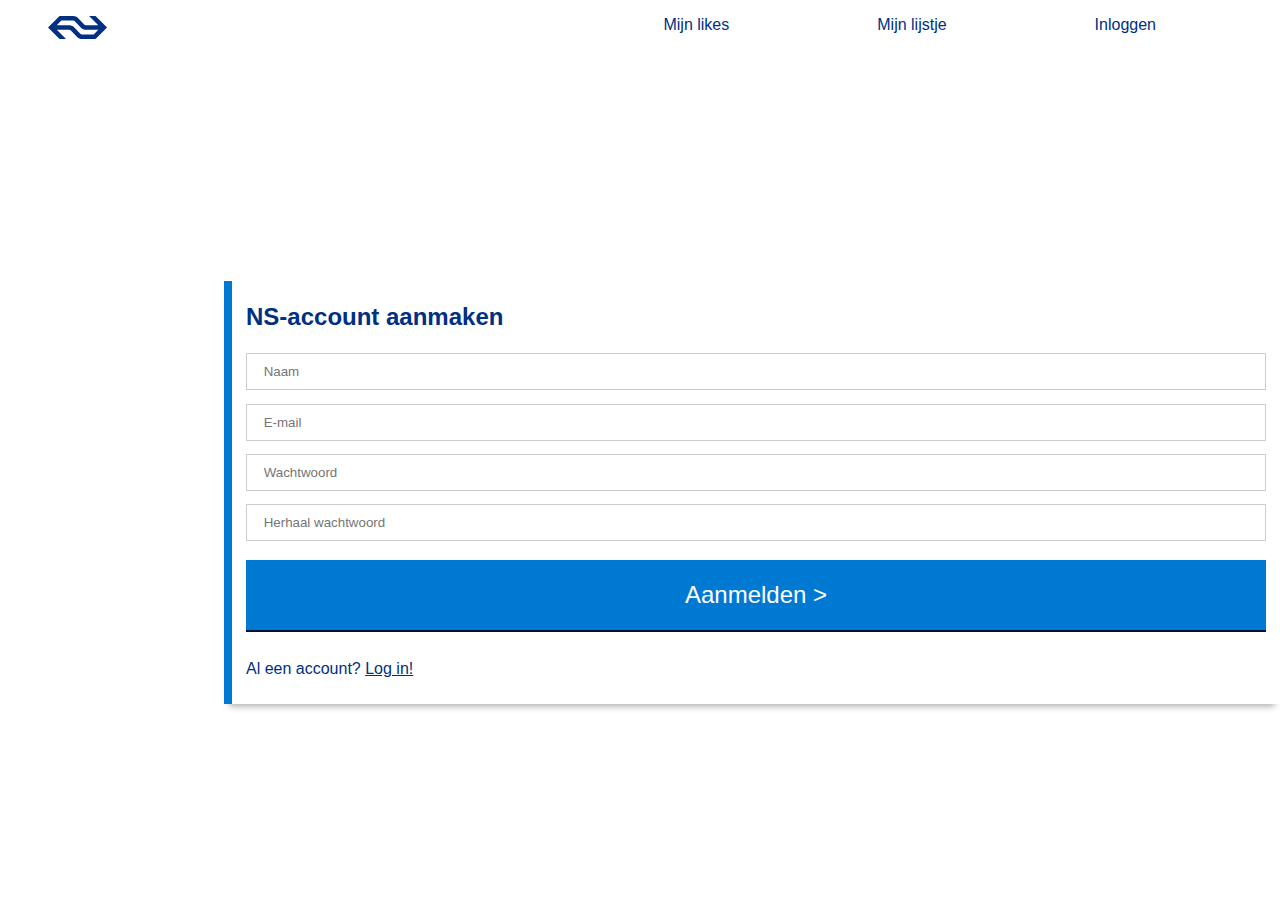
<file: Frontend/index.html>
<!DOCTYPE html>
<html lang="en">

<head>
	<meta charset="UTF-8">
	<title>Aanmelden</title>
	<link rel="stylesheet" type="text/css" href="styles/signup.css">
	<meta name="viewport" content="width=device-width, initial-scale=1.0">
</head>

<body>
	<header>
		<nav>
			

			<ul>
				<li>
					<a href="home.html">
						<img src="images/nslogo.svg" alt="Logo NS"></a>
				</li>
				<li><a href="#">Mijn likes</a></li>
				<li><a href="#">Mijn lijstje</a></li>
				<li><a href="login.html">Inloggen</a></li>
			</ul>

		</nav>
	</header>

	<form action="home.html">
		<fieldset>
			
				<h1>NS-account aanmaken</h1>
			<input type="text" placeholder="Naam" name="name" required>
			<input type="text" placeholder="E-mail" name="e-mail" required>
			<input type="password" placeholder="Wachtwoord" name="ww" required>
			<input type="password" placeholder="Herhaal wachtwoord" name="ww-repeat" required>
			<input type="submit" value="Aanmelden >">
			<p>Al een account? <a href="login.html">Log in!</a></p>


		</fieldset>
	</form>

</body>

</html>
</file>
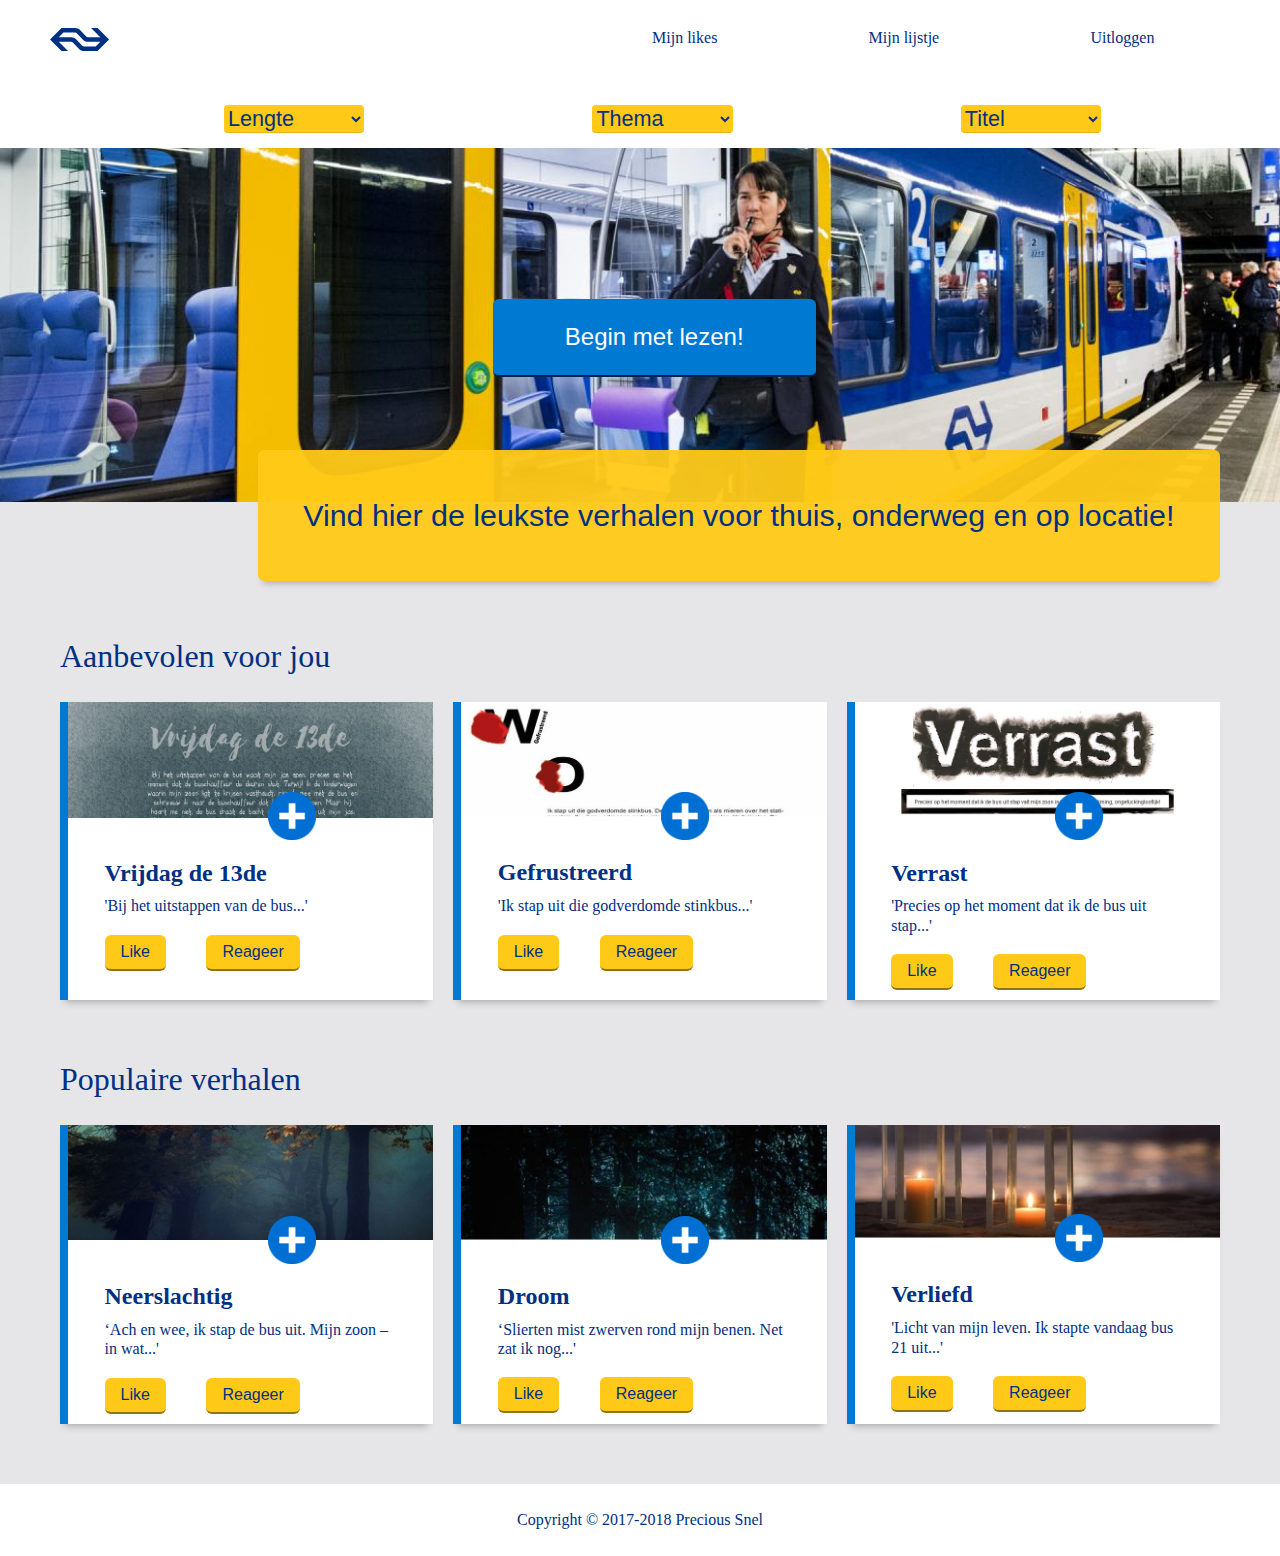
<file: Frontend/home.html>
<!DOCTYPE html>
<html lang="nl">

<head>
	<meta charset="UTF-8">
	<title>Home</title>
	<link rel="stylesheet" type="text/css" href="styles/styles.css">
	<meta name="viewport" content="width=device-width, initial-scale=1.0">

</head>


<body>
	<header>

		<!--De navigatiebalk met de items mijn likes, mijn lijstje en uitloggen.-->
		<nav>

			<ul>
				<li>
					<a href="home.html">
						<!--Het logo van de NS-->
						<img src="images/nslogo.svg" alt="Logo NS"></a>
				</li>
				<li><a href="#">Mijn likes <span id="clicks"></span></a></li>
				<li><a href="#">Mijn lijstje </a></li>


				<li><a href="login.html">Uitloggen</a></li>
			</ul>

		</nav>
		<!--De filter opties om te filteren op lengte, thema en titel-->

		<select name="woorden">
			<option value="Lengte">Lengte</option>
			<option value="">0 - 150 woorden</option>
			<option value="">150 - 300 woorden</option>
			<option value="">300 - 450 woorden</option>
			<option value="">450 - 600 woorden</option>
			<option value="">600 - 750 woorden</option>
			<option value="">750 - 900 woorden</option>
			<option value="">900 - 1050 woorden</option>
		</select>
		<select>
			<option value="thema">Thema</option>
			<option value="liefde">Liefde</option>
			<option value="verdriet">Verdriet</option>
			<option value="vreugde">Vreugde</option>
			<option value="woede">Woede</option>

		</select>
		<select name="titel">
			<option value="titel">Titel</option>
			<option value="acrostichon1">Acrostichon (1)</option>
			<option value="acrostichon2">Acrostichon (2)</option>
			<option value="alliteratie">Alliteratie</option>
			<option value="alzheimer">Alzheimer</option>
			<option value="anima">Anima</option>
			<option value="bejaard">Bejaard</option>
			<option value="beroemd">Beroemd</option>
			<option value="blind">Blind</option>
			<option value="boers">Boers</option>
			<option value="charliesheen">Charlie Sheen</option>
			<option value="code">Code</option>
		</select>
	</header>

	<!--Banner met een knop met begin met lezen-->
	<main>
		<input type="button" value="Begin met lezen!">
		<img src="images/plaatjevanNS.png" alt="grote bomen">

	</main>

	<!--Hierin staan alle verhalen-->
	<section>
		<h1>Vind hier de leukste verhalen voor thuis, onderweg en op locatie!</h1>
		<section>
			<h2>Aanbevolen voor jou</h2>
			<article>
				<header>
					<img src="images/vrijdag13sfeer.jpg" alt="Sfeerplaatje vrijdag de 13de">
					<h2><a href="#">Vrijdag de 13de</a></h2>
					<a class="micro"><img src="images/iconplus.png" alt=opslaanicoon class="uppericon"></a>
					
				</header>
				<p>'Bij het uitstappen van de bus...' </p>
				<footer>
					<input type="button" value="Like" onClick="onClick()">
					<input type="hidden" id="main">

					<input type="button" id="reageerbutton" value="Reageer">



					<section id="popup">

						<section id="mainpopup">
						
						
						
							<h2 class="leeg">leeg </h2>

							<form>
								<input type="text" placeholder ="Schrijf een reactie..." >
							</form>
							<input type="button" id="closing" value="X">
							<section id="closed">
								<h2 class="leeg">leeg </h2>
							</section>
							<h2 class="leeg">leeg </h2>
						</section>
					</section>

				</footer>
			</article>


			<article>
				<header>
					<img src="images/sfeergefrustreerd.png" alt="Sfeerplaatje gefrustreerd">
					<h2><a href="#">Gefrustreerd</a></h2>
					<a class="micro"><img src="images/iconplus.png" alt=opslaanicoon class="uppericon"></a>
				</header>
				<p>'Ik stap uit die godverdomde stinkbus...'</p>
				<footer>
					<input type="button" value="Like">
					<input type="button" value="Reageer">
				</footer>
			</article>

			<article>
				<header>
					<img src="images/sfeerplaatjeverrast.jpg" alt="Sfeerplaatje verrast">
					<h2><a href="#">Verrast</a></h2>
					<a class="micro"><img src="images/iconplus.png" alt=opslaanicoon class="uppericon"></a>
				</header>
				<p>'Precies op het moment dat ik de bus uit stap...' </p>
				<footer>
					<input type="button" value="Like">
					<input type="button" value="Reageer">
				</footer>
			</article>
		</section>
		<section>
			<h2>Populaire verhalen</h2>
			<article>

				<img src="images/neerslachtig.jpg" alt="Sfeerplaatje neerslachtig">
				<header>
					<h2><a href="#">Neerslachtig</a></h2>
					<a class="micro"><img src="images/iconplus.png" alt=opslaanicoon class="uppericon"></a>
				</header>
				<p>‘Ach en wee, ik stap de bus uit. Mijn zoon – in wat...'</p>
				<footer>

					<input type="button" value="Like">
					<input type="button" value="Reageer">


				</footer>
			</article>


			<article>
				<img src="images/droom1.jpg" alt="Sfeerplaatje droom">
				<header>
					<h2><a href="#">Droom</a></h2>
					<a class="micro"><img src="images/iconplus.png" alt=opslaanicoon class="uppericon"></a>
				</header>
				<p>‘Slierten mist zwerven rond mijn benen. Net zat ik nog...'
				</p>
				<footer>
					<input type="button" value="Like">
					<input type="button" value="Reageer">
				</footer>
			</article>
			<article>
				<img src="images/verliefdheid.jpg" alt="Sfeerplaatje verliefd">
				<header>
					<h2><a href="#">Verliefd</a></h2>
					<a class="micro"><img src="images/iconplus.png" alt=opslaanicoon class="uppericon"></a>
				</header>

				<p>'Licht van mijn leven. Ik stapte vandaag bus 21 uit...'
				</p>
				<footer>
					<input type="button" value="Like">
					<input type="button" value="Reageer">
				</footer>
			</article>
		</section>
	</section>


	<footer>
		<p>Copyright © 2017-2018 Precious Snel</p>
	</footer>

	<script src="js/microinteractie.js"></script>
</body>

</html>
</file>
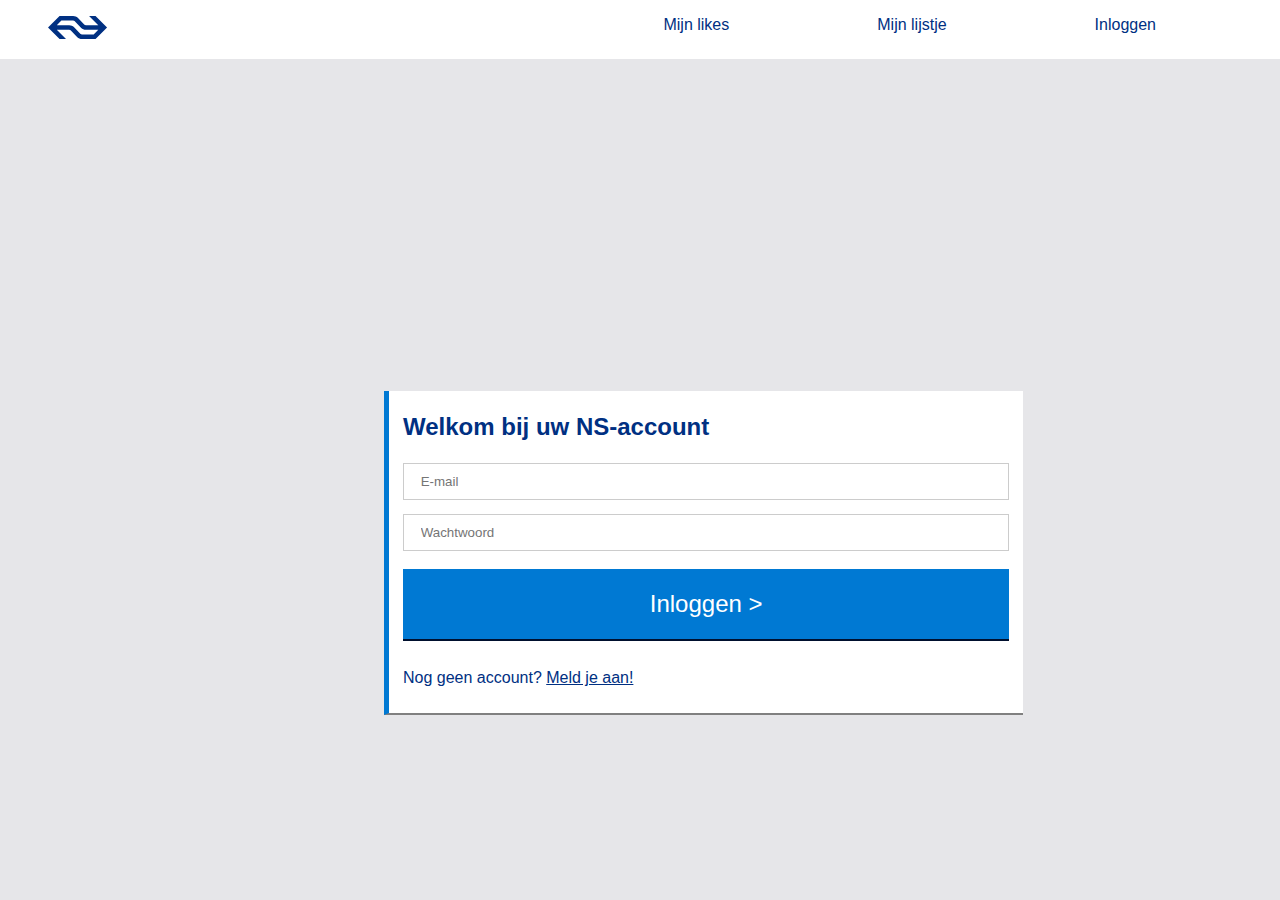
<file: Frontend/login.html>
<!DOCTYPE html>
<html lang="nl">

<head>
	<meta charset="UTF-8">
	<title>Inloggen</title>
	<link rel="stylesheet" type="text/css" href="styles/login.css">
	<meta name="viewport" content="width=device-width, initial-scale=1.0">
</head>

<body>
<header>
<nav>
			

			<ul>
				<li>
					<a href="home.html">
						<img src="images/nslogo.svg" alt="Logo NS"></a>
				</li>
				<li><a href="#">Mijn likes</a></li>
				<li><a href="#">Mijn lijstje</a></li>
				<li><a href="login.html">Inloggen</a></li>
			</ul>

		</nav>
	</header>
	<form action="home.html">
		<fieldset>
			
				<h1>Welkom bij uw NS-account</h1>
				<!--Als je op het formulier klikt dan kun je je eigen tekst invullen. ALle velden zijn verplicht-->
			<input type="text" placeholder="E-mail" name="e-mail" required>
			<input type="password" placeholder="Wachtwoord" name="ww" required>
			<input type="submit" value="Inloggen >">
			<p>Nog geen account? <a href="index.html">Meld je aan!</a></p>
		</fieldset>
	</form>

</body>

</html>
</file>
<file: Frontend/styles/signup.css>
* {
	font-family: "NS Sans", sans-serif;
}

header {
	list-style-type: none;
	margin: 0;
	padding: 0;
	background-color: white;
}

nav {
	font-size: 1em;
	padding: 0;
	margin: 0;
	display: flex;
	flex-direction: column;
	justify-content: space-between;
}

ul {
	list-style: none;
	display: flex;
	padding: 0;
	margin: 0;
}

li {
	padding: 1em;
}

li:nth-of-type(2) {
	margin-left: auto;
}

li a {
	color: rgb(0, 48, 130);
	padding: .25em .5em;
	text-decoration: none;
	margin-right: 6.25em;
}

li img {
	margin-left: 1.5em;
	margin-top: 0em;
	width: 3.750em;
}

body {
	font-family: "NS Sans", sans-serif;
	background-image: url(https://media.nu.nl/m/7wmxam9aelia_wd1280.jpg/profiel-ns-spoorwegbedrijf-met-ruim-34000-werknemers.jpg);
	background-repeat: no-repeat;
	background-size: cover;
	margin: 0;
	padding: 0;
}

input[type=text],
input[type=password] {
	outline: none;
	width: 100%;
	padding: 0.75em 1.25em;
	margin: 0.5em 0;
	border: 0.0625em solid #ccc;
	box-sizing: border-box;
}

input[type=submit] {
	background-color: rgb(0, 121, 211);
	color: white;
	font-size: 1.5em;
	padding: 0.875em 1.25em;
	margin: 0.5em 0;
	border-bottom-color: rgb(0, 48, 130);
	border-right: none;
	border-left: none;
	border-top: none;
	cursor: pointer;
	width: 100%;
}


input[type=submit]:focus {
	background-color: rgb(230, 181, 23);
	color: white;
	border-bottom-color: rgb(230, 181, 23);
	
}

input[type=submit]:hover {
	background-color: rgb(0, 48, 130);
}


input[type=submit]:active {
	background-color: rgb(255, 201, 23);
	border-bottom-color: rgb(255, 201, 23);
	color: white;
}



/*FORM STATES*/

input[type=text]:focus {
	border: 2px solid rgb(0, 121, 211);
}
input[type=password]:focus {	
	border: 2px solid rgb(0, 121, 211); }

form {
	color: rgb(0, 48, 130);
	background-color: white;
	border-left: 0.5em solid rgb(0, 121, 211);
	box-shadow: 0 7px 7px -5px darkgrey;
	left: 37.5%;
	top: 62.5%;
	margin-left: -20%;
	position: absolute;
	margin-top: -22%;
}

fieldset {
	border: none;
}

h1 {
	font-size: 1.5em;
}

a {
	color: rgb(0, 48, 130);
}




/*TABLET*/

@media (max-width: 75em) {
	* {
		font-family: "NS Sans", sans-serif;
	}
	header {
		padding-bottom: 2em;
	}
	li {
		padding: 0.1em;
	}
	li img {
		margin-left: 0.5em;
		margin-top: 0em;
		width: 3em;
		height: auto;
	}
	nav {
		font-size: 1.7em;
		padding-top: 0.5em;
		margin: 0;
	}
	li a {
		color: rgb(0, 48, 130);
		padding: 0.25em .5em;
		margin-right: 1em;
	}
	body {
		background-position: left;
		height: 100%;
		width: 100%;
		background-repeat: no-repeat;
		background-attachment: fixed;
		background-color: rgb(230, 230, 233);
		margin: 0;
		padding: 0;
	}
	form {
		outline: none;
		left: 2.5%;
		right: 2.5%;
		top: 35%;
		margin-left: 1em;
		margin-right: 1em;
		position: absolute;
		margin-top: -22%;
	}
	h1 {
		font-size: 2.4em;
	}
	input[type=text],
	input[type=password] {
		-webkit-appearance: none;
		border-radius: 0;
		font-size: 1.7em;
	}
	input[type=submit] {
		-webkit-appearance: none;
		font-size: 1.9em;
	}
	
	
	p {
		font-size: 1em;
	}
}

@media (max-width: 40em) {
	* {
		font-family: "NS Sans", sans-serif;
	}
	header {
		padding-bottom: 0.5em;
	}
	nav {
		width: 100%;
		font-size: 0.85em;
		padding-bottom: 0.5em;
		margin: 0;
	}
	li img {
		margin-left: 0.5em;
		margin-top: 0em;
		width: 3em;
		height: auto;
	}
	form {
		left: 2.5%;
		right: 2.5%;
		top: 30%;
		border-left: none;
		border-top: 0.5em solid rgb(0, 121, 211);
		margin-left: 1em;
		margin-right: 1em;
		position: absolute;
		margin-top: -22%;
	}
	h1 {
		font-size: 1.4em;
	}
	input[type=text],
	input[type=password] {
		-webkit-appearance: none;
border-radius: 0;
		font-size: 1em;
	}
	input[type=submit] {
		-webkit-appearance: none;
		border-radius: 0;
		font-size: 1.1em;
	}
	p {
		font-size: 1em;
	}
}
</file>
<file: Frontend/styles/styles.css>
/*Alles moet in lettertype NS Sans*/

html {

	position: sticky;
	font: 100% / 250% "NS Sans";
	padding: 0;
	
	
}

* {
	box-sizing: border-box;
}

header {
	list-style-type: none;
	margin: 0;
	padding: 0;
	background-color: white;
	
	
}

nav {
	font-size: 1em;
	padding: 0;
	margin: 0;
	display: flex;
	flex-direction: column;
	justify-content: space-between;
}

ul {
	list-style: none;
	display: flex;
	padding: 0;
	margin: 0;
	
}

li {
	padding: 1.1em;
}

li:nth-of-type(2) {
	margin-left: auto;
}

li a {
	color: rgb(0, 48, 130);
	padding: .25em .5em;
	text-decoration: none;
	margin-right: 6.25em;
}

li img {
	margin-left: 1.5em;
	margin-top: 0.625em;
	width: 3.750em;
}

body {
	margin: 0;
	padding: 0;
	background-color: rgb(230, 230, 233);
	color: rgb(0, 48, 130);
	
	
	
}

section > h2 {
	grid-row: 1;
	color: rgb(0, 48, 130);
	margin-bottom: -0.2em;
	padding-top: 1em;
	padding-bottom: 0.4em;
	font-size: 2em;
	font-weight: normal;
}

h2 a {
	margin-left: 10%;
	margin-top: auto;
	margin-bottom: auto;
	color: rgb(0, 48, 130);
	font-size: 1em;
	text-decoration: none;
}

main img {
	width: 100%;
	height: auto;

}


main input {
	-webkit-appearance: none;
	-webkit-transition-duration: 0.2s;
	/* Safari */
	transition-duration: 0.2s;
	border-radius: 6px;
	position: absolute;
	font-family: "NS Sans", sans-serif;
	background-color: rgb(0, 121, 211);
	color: white;
	border-bottom-color: rgb(0, 75, 160);
	border-right: none;
	border-left: none;
	border-top: none;
	padding: 1em 3em;
	margin-left: 38.5%;
	margin-top: 6.3em;
	font-size: 1.5em;
	cursor: pointer;
}

/*BUTTON STATES*/

main input:focus {
	background-color: rgb(230, 181, 23);
	color: white;
	border-bottom-color: rgb(230, 181, 23);
	
}

main input:hover {
	background-color: rgb(0, 75, 160);
}


main input:active {
	background-color: rgb(255, 201, 23);
	border-bottom-color: rgb(255, 201, 23);
	color: white;
}


header select {
	border-radius: 4px;
	font-family: "NS sans", sans-serif;
	background-color: rgb(255, 201, 23);
	border-right: none;
	border-left: none;
	border-top: none;
	border-bottom-color: rgb(230, 181, 23);
	font-size: 1.35em;
	width: 6.5em;
	margin-left: 17.5%;
	margin-top: 1em;
	margin-bottom: 0.7em;
	color: rgb(0, 48, 130);
	cursor: pointer;
	
	
}

section > h1 {
	font-family: "NS Sans", sans-serif;
	display: flex;
	font-weight: inherit;
	color: rgb(0, 48, 130);
	background: rgba(255, 201, 23, 0.95);
	position: absolute;
	border-radius: 6px;
	padding-bottom: 1.5em;
	padding-top: 1.5em;
	padding-right: 1.5em;
	padding-left: 1.5em;
	font-size: 1.9em;
	margin-top: -4.2em;
	margin-left: 6.5em;
	box-shadow: 0 7px 7px -5px darkgrey;
}

body > section {
	padding: 3.75em;
	box-sizing: border-box;
}

header > h2:first-child {
	margin-top: 1.5em;
}

body > section > section {
	display: grid;
	grid-template-columns: 1fr 1fr 1fr;
	grid-gap: 1.25em;
}

body > section > section > article img {
	width: 100%;
	height: auto;
}

/*Class aangemaakt vanuit Javascript om het plusicoon in een vinkje te wijzigen. Dit doe je om verhalen op te slaan in mijn lijstje*/
.opgeslagenverhaal {
	content: url(http://i66.tinypic.com/2h49jz6.png);
}

.opgeslagenverhaal:active {
	opacity: 0;
	transition:opacity 0.15s ease-in-out;
}

.uppericon:active {
	opacity: 0;
	transition:opacity 0.15s ease-in-out;
}

.uppericon {
	cursor: pointer;
	display: flex;
	width: 3em;
	height: 3em;
	margin-top: -7.5em;
	margin-left: 12.5em;
	margin-bottom: 3.5em;
}

.uppericon2 {
	position: absolute;
	display: flex;
	max-width: 3em;
	height: auto;
	margin-top: -6.5em;
	margin-right: 4.5em;
	margin-top: -1em;
}

body > section > section > article input {
	-webkit-appearance: none;
	-webkit-transition-duration: 0.2s;
	/* Safari */
	transition-duration: 0.2s;
	border-radius: 6px;
	margin-top: auto;
	padding: 0.5em;
	padding-left: 1em;
	padding-right: 1em;
	margin-left: 10%;
	margin-bottom: 0.625em;
	background-color: rgb(255, 201, 23);
	font-family: "NS Sans", sans-serif;
	color: rgb(0, 48, 130);
	border-bottom-color: rgb(230, 181, 23);
	border-right: none;
	border-left: none;
	border-top: none;
	font-size: 1em;
	cursor: pointer;
}

/*BUTTON STATES*/


body > section > section > article input:focus {
	background-color: rgb(0, 48, 130);
	color: white;
	border-bottom-color: rgb(0, 48, 130);
	
}


body > section > section > article input:hover {
	background-color: rgb(230, 181, 23);
	
}

body > section > section > article input:active {
	background-color: rgb(0, 121, 211);
	border-bottom-color: rgb(0, 121, 211);
	color: white;
}



body > section > section > article {
	display: flex;
	flex-direction: column;
	grid-row: 2;
	background-color: white;
	width: 100%;
	border-left: 0.5em solid rgb(0, 121, 211);
	box-shadow: 0 7px 7px -5px darkgrey;
}


footer {
	
	width: 100%;
	height: auto;
	list-style-type: none;
	padding-top: 0.01em;
	padding-bottom: 0.01em;
	background-color: white;
}

footer img {
	width: 3em;
	margin-left: 88%;
}

footer p {
	text-align: center;
}

article p {
	margin-left: 10%;
	margin-right: 10%;
	padding-top: 0;
	margin-top: 0;
	line-height: 1.2;
}
body > section > section > #buttoninput {
	-webkit-appearance: none;
	-webkit-transition-duration: 0.2s;
	/* Safari */
	transition-duration: 0.2s;
	border-radius: 6px;
	margin-top: auto;
	padding: 0.5em;
	padding-left: 1em;
	padding-right: 1em;
	margin-left: 10%;
	margin-bottom: 0.625em;
	background-color: rgb(255, 201, 23);
	font-family: "NS Sans", sans-serif;
	color: rgb(0, 48, 130);
	border-bottom-color: rgb(230, 181, 23);
	border-right: none;
	border-left: none;
	border-top: none;
	font-size: 1em;
	cursor: pointer;
}
.leeg{
	display: none;
}


/* TABLET */

@media (max-width: 75em) {
	* {
		font-family: "NS Sans", sans-serif;
	}
	body > section > section {
		display: flex;
		flex-direction: column;
	}
	main img {
		max-width: 100%;
		height: auto;
	}
	li {
		padding: 0.1em;
	}
	li img {
		margin-left: 0.5em;
		margin-top: 0em;
		width: 3em;
		height: auto;
	}
	nav {
		font-size: 1.7em;
		padding-top: 0.5em;
		margin: 0;
	}
	
	li a {
		color: rgb(0, 48, 130);
		padding: 0.25em .5em;
		margin-right: 1em;
	}
	header select {
		-webkit-appearance: none;
		border-radius: 6px;
		font-family: "NS sans", sans-serif;
		border-bottom-color: rgb(230, 181, 23);
		font-size: 2.2em;
		width: 4em;
		margin-left: 11%;
		margin-top: 0.5em;
		margin-bottom: 0.3em;
		
	}
	
	main input {
		-webkit-appearance: none;
		border-radius: 6px;
		font-family: "NS Sans", sans-serif;
		padding: 1em 3em;
		margin-left: 24%;
		margin-top: 2em;
		font-size: 1.8em;
		
	}
	section > h1 {
		font-family: "NS Sans", sans-serif;
		padding-bottom: 2.6em;
		padding-top: 0.1em;
		font-size: 1.6em;
		margin-top: -4.7em;
		margin-left: -1.8em;
	}
	
	section > h2 {
		font-size: 2.5em;
		padding-top: 0.5em;
		padding-bottom: 1em;
	}
	body > section > section > article {
		display: flex;
		flex-direction: column;
		margin-bottom: 1.2em;
	}
	
.opgeslagenverhaal {
	content: url(http://i66.tinypic.com/2h49jz6.png);
}
	.opgeslagenverhaal:active {
	opacity: 0;
	transition:opacity 0.10s ease-in-out;
	
}

.uppericon:active {
	opacity: 0;
	transition:opacity 0.10s ease-in-out;
	
}
	
	.uppericon {
		
		margin-left: 17.5em;
		margin-top: -9em;
		display: flex;
		max-width: 5em;
		height: auto;
		width: 5em;
	}
	
	h2 a {
		font-family: "NS Sans", sans-serif;
		font-size: 1.6em;
	}
	
	article p {
		font-size: 1.6em;
		margin-left: 10%;
		margin-right: 10%;		
	}
	
	body > section > section > article input {
		font-family: "NS Sans", sans-serif;
		-webkit-appearance: none;
		border-radius: 6px;
		padding: 0.5em;
		padding-left: 1em;
		padding-right: 1em;
		font-size: 2em;	
	}
	
	
	footer p {
		text-align: center;
		font-size: 1.6em;
	}
}
.leeg{
	display: none;
}


/* MOBIEL */

@media (max-width: 40em) {
	body > header {
		width: 34em;
	}
	nav {
		font-size: 1.25em;
		padding-top: 0.5em;
		margin: 0;
	}
	header select {
		width: 4.5em;
		margin-left: 6.5%;
		font-size: 1.8em;
	}
	body > section > section {
		width: 30em;
		margin-left: -1.7em;
	}
	main img {
		max-width: 34em;
		width: auto;
		height: auto;
	}
	body > section > section > article {
		border-left: none;
		border-top: 0.5em solid rgb(0, 121, 211);
	}
	li img {
		margin-left: 0.5em;
		margin-top: 0.3em;
		width: 3em;
		height: auto;
	}
	body > footer {
		font-size: 1em;
		width: 34em;
	}
	main input {
		font-size: 1.2em;
		margin-top: 1.2em;
		margin-left: 7.5em;
	}
	section > h1 {
		font-size: 1em;
		width: 30.75em;
		margin-left: -2em;
		margin-top: -7em;
	}
	section > h2 {
		font-size: 1.8em;
		margin-top: 0.5em;
		margin-bottom: -0.5em;
	}
	body > section > section > article input {
		font-size: 1.5em;
	}
	
	.opgeslagenverhaal {
	content: url(http://i66.tinypic.com/2h49jz6.png);
	
}
	
	.opgeslagenverhaal:active {
	opacity: 0;
	transition:opacity 0.15s ease-in-out;

}


.uppericon:active {
	opacity: 0;
	transition:opacity 0.15s ease-in-out;

}
	
	.uppericon {
		position: absolute;
		display: flex;
		max-width: 4em;
		height: auto;
		margin-left: 13.5em;
		margin-top: -7.5em;
	}
	header > h2:first-child {
		margin-top: 1.5em;
	}
	header > h2 {
		font-size: 1.1em;
	}
	article > p {
		font-size: 1.2em;
	}
	footer p {
		font-size: 1.2em;
	}
	.leeg{
	display: none;
}

}
</file>
<file: Frontend/styles/login.css>
* {
	font-family: "NS Sans", sans-serif;
}

header {
	list-style-type: none;
	margin: 0;
	padding: 0;
	background-color: white;
}

nav {
	font-size: 1em;
	padding: 0;
	margin: 0;
	display: flex;
	flex-direction: column;
	justify-content: space-between;
}

ul {
	list-style: none;
	display: flex;
	padding: 0;
	margin: 0;
}

li {
	padding: 1em;
}

li:nth-of-type(2) {
	margin-left: auto;
}

li a {
	color: rgb(0, 48, 130);
	padding: .25em .5em;
	text-decoration: none;
	margin-right: 6.25em;
}

li img {
	margin-left: 1.5em;
	margin-top: 0em;
	width: 3.750em;
}

body {
	font-family: "NS Sans", sans-serif;
	background-color: rgb(230, 230, 233);
	background-image: url(https://media.nu.nl/m/7wmxam9aelia_wd1280.jpg/profiel-ns-spoorwegbedrijf-met-ruim-34000-werknemers.jpg);
	background-repeat: no-repeat;
	background-size: cover;
	margin: 0;
	padding: 0;
}

input[type=text],
input[type=password] {
	-webkit-appearance: none;
	border-radius: 0;
	width: 100%;
	padding: 0.75em 1.25em;
	margin: 0.5em 0;
	display: inline-block;
	border: 0.0625em solid #ccc;
	box-sizing: border-box;
}

/*FORM STATES*/

input[type=text]:focus {
	border: 2px solid rgb(0, 121, 211);
}
input[type=password]:focus {	
	border: 2px solid rgb(0, 121, 211); }

input[type=submit] {
	-webkit-appearance: none;
	border-radius: 0;
	background-color: rgb(0, 121, 211);
	color: white;
	font-size: 1.5em;
	padding: 0.875em 1.25em;
	margin: 0.5em 0;
	border-bottom-color: rgb(0, 48, 130);
	border-right: none;
	border-left: none;
	border-top: none;
	cursor: pointer;
	width: 100%;
}

input[type=submit]:focus {
	background-color: rgb(230, 181, 23);
	color: white;
	border-bottom-color: rgb(230, 181, 23);
	
}

input[type=submit]:hover {
	background-color: rgb(0, 48, 130);
}


input[type=submit]:active {
	background-color: rgb(255, 201, 23);
	border-bottom-color: rgb(255, 201, 23);
	color: white;
}

form {
	color: rgb(0, 48, 130);
	background-color: white;
	border-left: 0.3125em solid rgb(0, 121, 211);
	border-bottom: 0.125em solid grey;
	left: 55%;
	top: 79%;
	margin-left: -25%;
	position: absolute;
	margin-top: -25%;
}

fieldset {
	border: none;
}

h1 {
	font-size: 1.5em;
}

a {
	color: rgb(0, 48, 130);
}


/*TABLET*/

@media (max-width: 75em) {
	header {
		padding-bottom: 2em;
	}
	li {
		padding: 0.1em;
	}
	li img {
		margin-left: 0.5em;
		margin-top: 0em;
		width: 3em;
		height: auto;
	}
	nav {
		font-size: 1.7em;
		padding-top: 0.5em;
		margin: 0;
	}
	li a {
		color: rgb(0, 48, 130);
		padding: 0.25em .5em;
		margin-right: 1em;
	}
	body {
		background-position: left;
		height: 100%;
		width: 100%;
		background-repeat: no-repeat;
		background-attachment: fixed;
		background-color: rgb(230, 230, 233);
		margin: 0;
		padding: 0;
	}
	form {
		left: 2.5%;
		right: 2.5%;
		top: 42%;
		margin-left: 1em;
		margin-right: 1em;
		position: absolute;
		margin-top: -22%;
	}
	h1 {
		font-size: 2.4em;
	}
	input[type=text],
	input[type=password] {
		-webkit-appearance: none;
		border-radius: 0;
		font-size: 1.7em;
	}
	input[type=submit] {
		-webkit-appearance: none;
		border-radius: 0;
		font-size: 1.9em;
	}
	p {
		font-size: 1.5em;
	}
}


/*MOBIEL*/

@media (max-width: 40em) {
	header {
		padding-bottom: 0.5em;
	}
	nav {
		width: 100%;
		font-size: 0.85em;
		padding-bottom: 0.5em;
		margin: 0;
	}
	li img {
		margin-left: 0.5em;
		margin-top: 0em;
		width: 3em;
		height: auto;
	}
	form {
		left: 2.5%;
		right: 2.5%;
		top: 36%;
		border-left: none;
		border-top: 0.5em solid rgb(0, 121, 211);
		margin-left: 1em;
		margin-right: 1em;
		position: absolute;
		margin-top: -22%;
	}
	h1 {
		font-size: 1.4em;
	}
	input[type=text],
	input[type=password] {
		-webkit-appearance: none;
		border-radius: 0;
		font-size: 1em;
	}
	input[type=submit] {
		-webkit-appearance: none;
		border-radius: 0;
		font-size: 1.1em;
	}
	p {
		font-size: 1em;
	}
}
</file>
